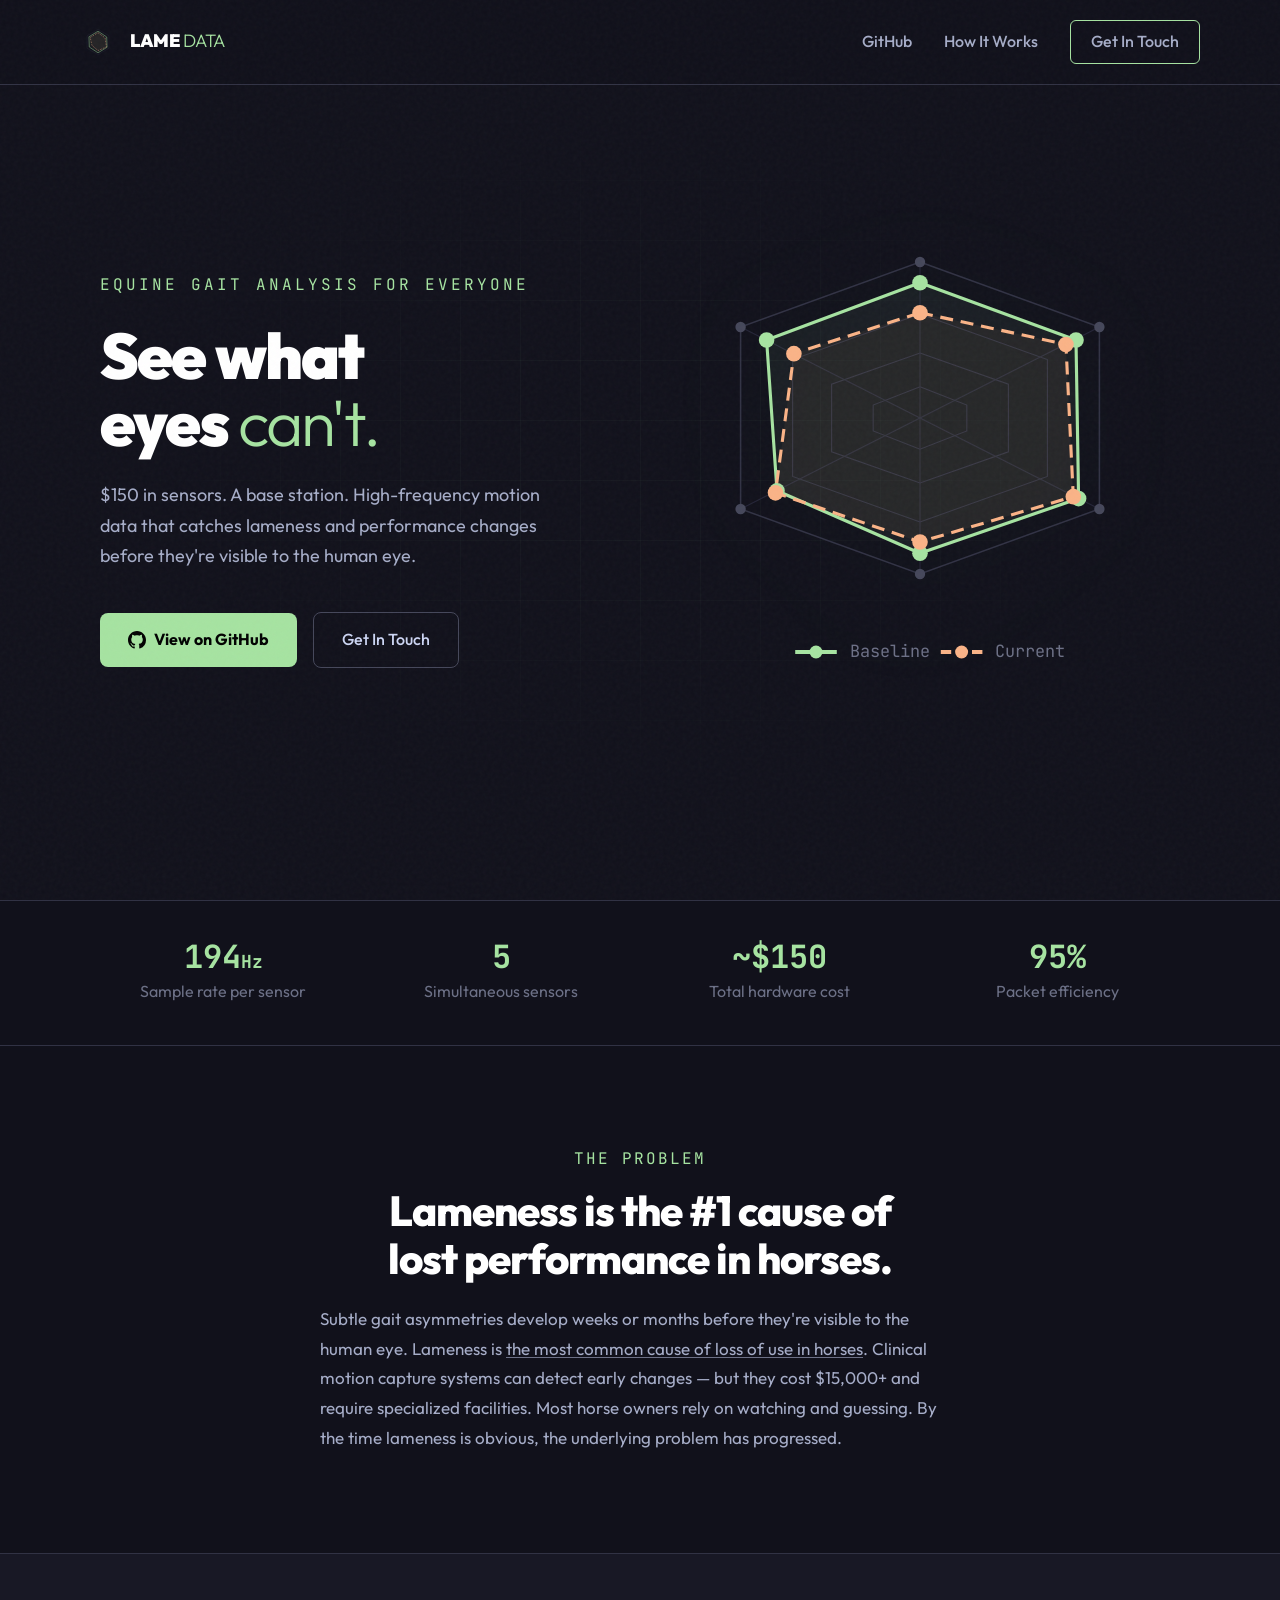
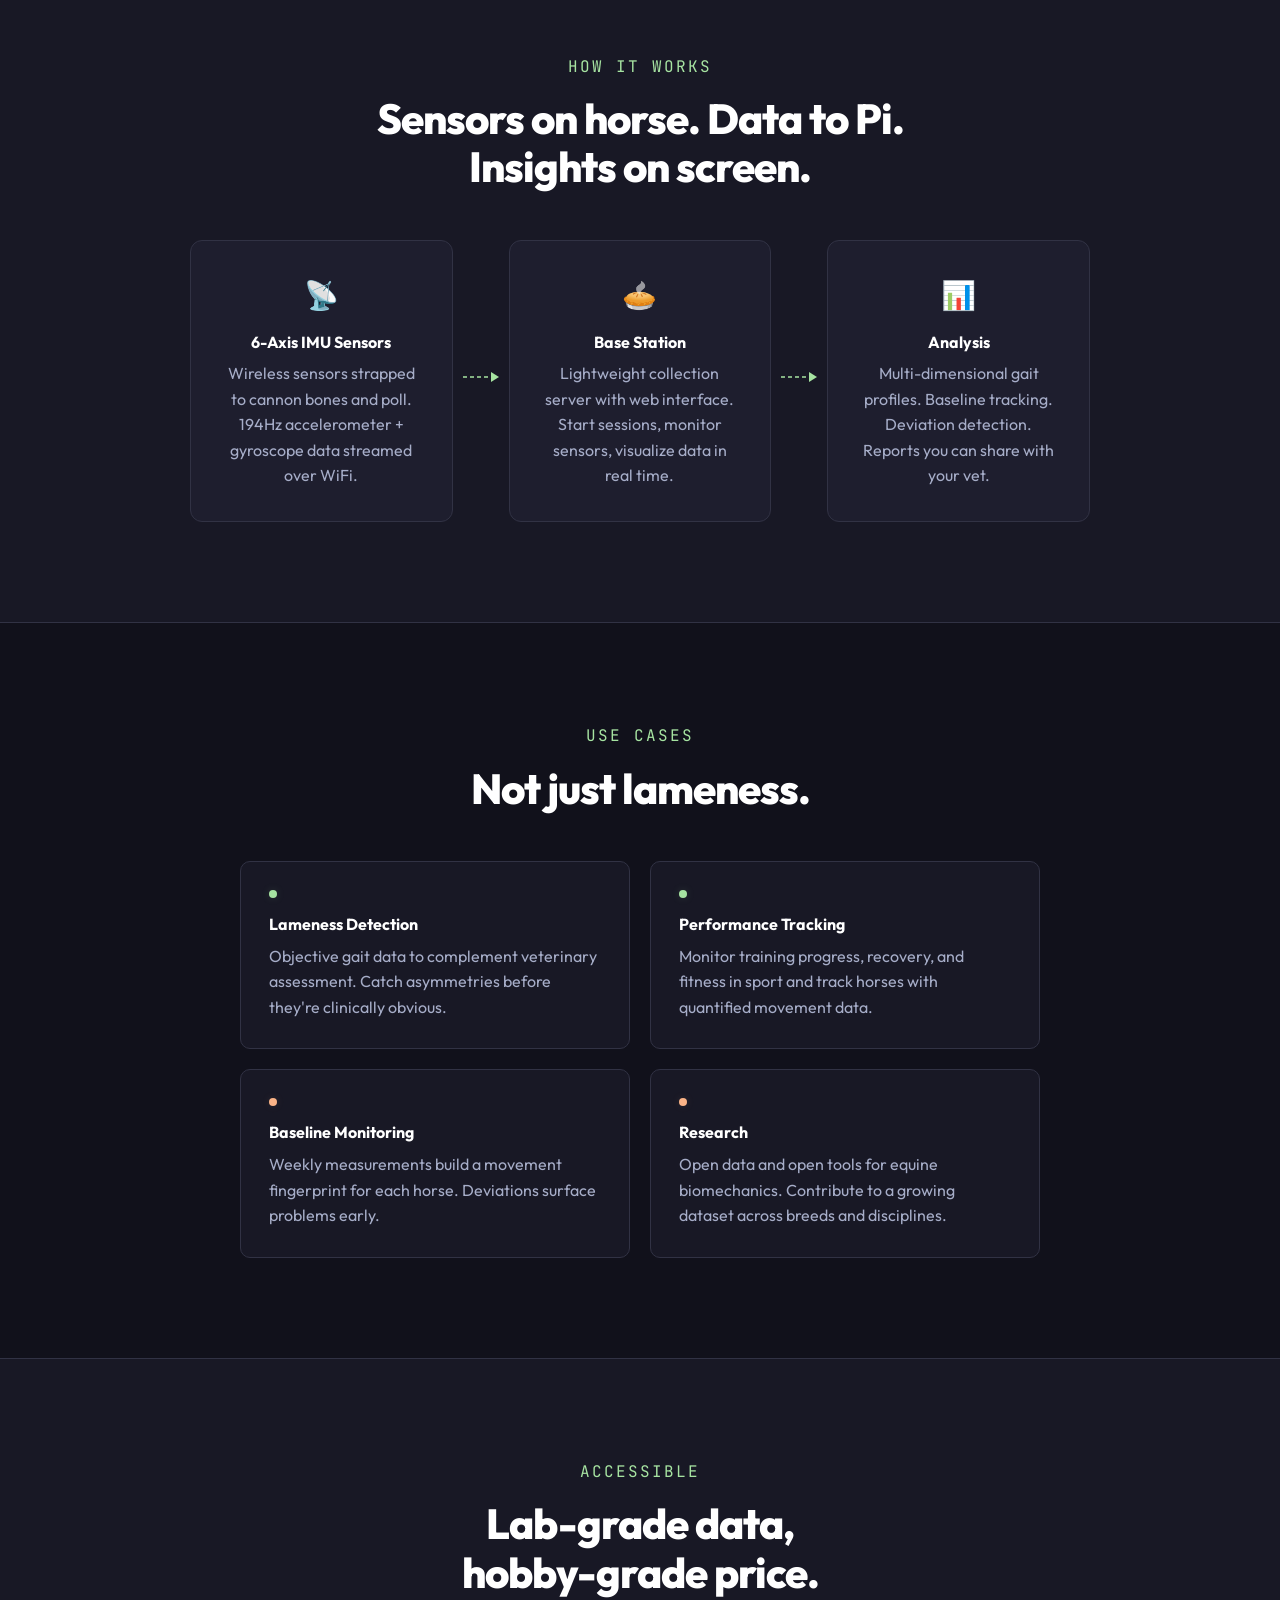
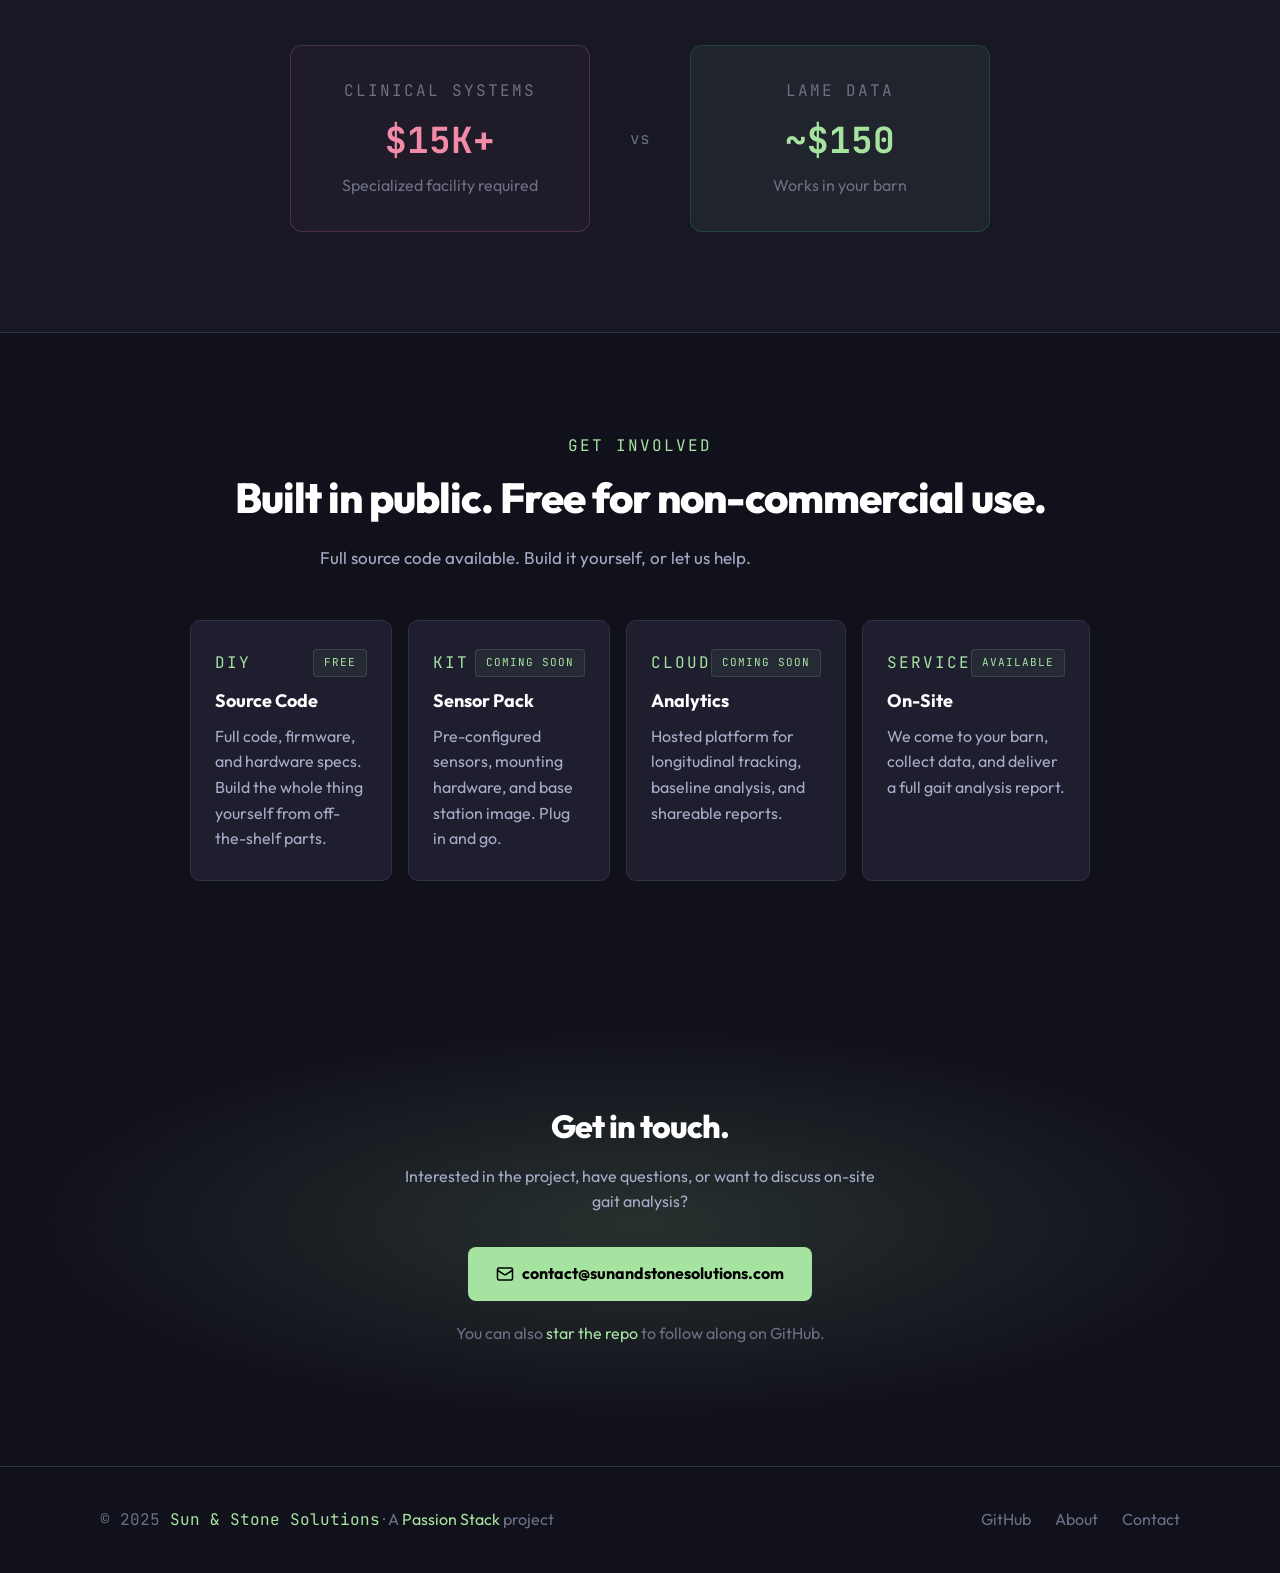
<file: docs/index.html>
<!DOCTYPE html>
<html lang="en">
<head>
<meta charset="UTF-8">
<meta name="viewport" content="width=device-width, initial-scale=1.0">
<title>Lame Data — Equine Gait Analytics</title>
<meta name="description" content="Low-cost IMU-based system for detecting lameness, tracking performance, and building baseline movement profiles for horses.">
<link rel="icon" type="image/svg+xml" href="assets/favicon.svg">
<link rel="icon" type="image/x-icon" href="assets/favicon.ico">
<link rel="preconnect" href="https://fonts.googleapis.com">
<link href="https://fonts.googleapis.com/css2?family=Outfit:wght@300;400;500;600;700;800;900&family=JetBrains+Mono:wght@400;500;700&display=swap" rel="stylesheet">
<style>
/* ============================================
   LAME DATA — Landing Page
   Aesthetic: Industrial data visualization
   Dark, precise, alive with subtle motion
   ============================================ */

:root {
  /* Catpuccin Mocha */
  --green: #a6e3a1;
  --green-dim: #94d89a;
  --green-glow: rgba(166, 227, 161, 0.15);
  --green-faint: rgba(166, 227, 161, 0.06);
  --amber: #fab387;
  --amber-dim: rgba(250, 179, 135, 0.6);
  --amber-glow: rgba(250, 179, 135, 0.12);
  --red: #f38ba8;
  --bg: #11111b;
  --bg-raised: #181825;
  --bg-card: #1e1e2e;
  --border: #313244;
  --border-light: #45475a;
  --text: #cdd6f4;
  --text-dim: #a6adc8;
  --text-faint: #6c7086;
}

* { margin: 0; padding: 0; box-sizing: border-box; }

html { scroll-behavior: smooth; }

body {
  background: var(--bg);
  color: var(--text);
  font-family: 'Outfit', sans-serif;
  line-height: 1.6;
  overflow-x: hidden;
  -webkit-font-smoothing: antialiased;
}

/* Noise texture overlay */
body::before {
  content: '';
  position: fixed;
  top: 0; left: 0; right: 0; bottom: 0;
  background-image: url("data:image/svg+xml,%3Csvg viewBox='0 0 256 256' xmlns='http://www.w3.org/2000/svg'%3E%3Cfilter id='noise'%3E%3CfeTurbulence type='fractalNoise' baseFrequency='0.9' numOctaves='4' stitchTiles='stitch'/%3E%3C/filter%3E%3Crect width='100%25' height='100%25' filter='url(%23noise)' opacity='0.03'/%3E%3C/svg%3E");
  pointer-events: none;
  z-index: 9999;
}

a { color: var(--green); text-decoration: none; }
a:hover { text-decoration: underline; }

.mono { font-family: 'JetBrains Mono', monospace; }

/* ============ NAV ============ */
nav {
  position: fixed;
  top: 0; left: 0; right: 0;
  z-index: 100;
  background: rgba(17, 17, 27, 0.8);
  backdrop-filter: blur(12px);
  border-bottom: 1px solid var(--border);
}
.nav-inner {
  max-width: 1200px;
  margin: 0 auto;
  padding: 20px 40px;
  display: flex;
  justify-content: space-between;
  align-items: center;
}

.nav-logo {
  display: flex;
  align-items: center;
  gap: 14px;
}
.nav-logo svg { width: 36px; height: 36px; }
.nav-logo .wordmark {
  font-weight: 900;
  font-size: 18px;
  letter-spacing: -0.5px;
  color: #fff;
}
.nav-logo .wordmark span { font-weight: 300; color: var(--green); }

.nav-links {
  display: flex;
  gap: 32px;
  align-items: center;
}
.nav-links a {
  font-size: 16px;
  font-weight: 500;
  color: var(--text-dim);
  text-decoration: none;
  transition: color 0.2s;
}
.nav-links a:hover { color: #fff; text-decoration: none; }

.btn-nav {
  padding: 8px 20px;
  border: 1px solid var(--green);
  border-radius: 6px;
  font-size: 16px;
  font-weight: 600;
  color: var(--green);
  transition: all 0.2s;
  font-family: 'Outfit', sans-serif;
  cursor: pointer;
  background: transparent;
}
.btn-nav:hover {
  background: var(--green);
  color: #000;
  text-decoration: none;
}

/* ============ HERO ============ */
.hero {
  min-height: 100vh;
  display: grid;
  grid-template-columns: 1fr 1fr;
  align-items: center;
  padding: 120px 60px 80px;
  gap: 40px;
  position: relative;
  max-width: 1200px;
  margin: 0 auto;
}

/* Subtle grid background */
.hero::before {
  content: '';
  position: absolute;
  inset: 0;
  background-image:
    linear-gradient(rgba(166, 227, 161, 0.03) 1px, transparent 1px),
    linear-gradient(90deg, rgba(166, 227, 161, 0.03) 1px, transparent 1px);
  background-size: 60px 60px;
  mask-image: radial-gradient(ellipse 70% 60% at 50% 50%, black 20%, transparent 70%);
}

.hero-text {
  position: relative;
  z-index: 2;
  max-width: 560px;
}

.hero-tag {
  font-family: 'JetBrains Mono', monospace;
  font-size: 16px;
  letter-spacing: 3px;
  text-transform: uppercase;
  color: var(--green);
  margin-bottom: 24px;
  opacity: 0;
  animation: fadeUp 0.6s ease forwards 0.2s;
}

.hero-title {
  font-size: clamp(42px, 5vw, 64px);
  font-weight: 900;
  line-height: 1.05;
  letter-spacing: -2px;
  color: #fff;
  margin-bottom: 24px;
  opacity: 0;
  animation: fadeUp 0.6s ease forwards 0.4s;
}
.hero-title .accent { color: var(--green); font-weight: 300; }

.hero-sub {
  font-size: 18px;
  font-weight: 400;
  color: var(--text-dim);
  line-height: 1.7;
  margin-bottom: 40px;
  max-width: 480px;
  opacity: 0;
  animation: fadeUp 0.6s ease forwards 0.6s;
}

.hero-actions {
  display: flex;
  gap: 16px;
  align-items: center;
  opacity: 0;
  animation: fadeUp 0.6s ease forwards 0.8s;
}

.btn-primary {
  display: inline-flex;
  align-items: center;
  gap: 8px;
  padding: 14px 28px;
  background: var(--green);
  color: #000;
  font-family: 'Outfit', sans-serif;
  font-size: 16px;
  font-weight: 700;
  border: none;
  border-radius: 8px;
  cursor: pointer;
  transition: all 0.2s;
  text-decoration: none;
}
.btn-primary:hover { background: #b5e8b1; transform: translateY(-1px); text-decoration: none; }

.btn-secondary {
  display: inline-flex;
  align-items: center;
  gap: 8px;
  padding: 14px 28px;
  background: transparent;
  color: var(--text);
  font-family: 'Outfit', sans-serif;
  font-size: 16px;
  font-weight: 500;
  border: 1px solid var(--border-light);
  border-radius: 8px;
  cursor: pointer;
  transition: all 0.2s;
  text-decoration: none;
}
.btn-secondary:hover { border-color: var(--text-dim); text-decoration: none; }

/* Hero radar chart */
.hero-radar {
  position: relative;
  z-index: 2;
  display: flex;
  align-items: center;
  justify-content: center;
  opacity: 0;
  animation: fadeIn 1s ease forwards 0.5s;
}

.hero-radar svg {
  width: 100%;
  max-width: 520px;
  filter: drop-shadow(0 0 60px rgba(166, 227, 161, 0.08));
}

.radar-grid { fill: none; stroke: #313244; stroke-width: 0.5; }
.radar-grid-mid { fill: none; stroke: #2a2a3e; stroke-width: 0.4; }
.radar-ax { stroke: #252538; stroke-width: 0.4; }
.radar-ax-dot { fill: #45475a; }

.series-healthy {
  fill: rgba(166, 227, 161, 0.06);
  stroke: var(--green);
  stroke-width: 1.2;
  stroke-linejoin: round;
}
.series-deviation {
  fill: rgba(250, 179, 135, 0.05);
  stroke: var(--amber);
  stroke-width: 1.2;
  stroke-linejoin: round;
  stroke-dasharray: 5 3;
}
.dot-healthy { fill: var(--green); }
.dot-deviation { fill: var(--amber); }

/* ============ STATS BAR ============ */
.stats-bar-wrap {
  border-top: 1px solid var(--border);
  border-bottom: 1px solid var(--border);
}
.stats-bar {
  padding: 40px 60px;
  display: grid;
  grid-template-columns: repeat(4, 1fr);
  gap: 32px;
  max-width: 1200px;
  margin: 0 auto;
}

.stat {
  text-align: center;
}
.stat-value {
  font-family: 'JetBrains Mono', monospace;
  font-size: 32px;
  font-weight: 700;
  color: var(--green);
  line-height: 1;
}
.stat-label {
  font-size: 16px;
  color: var(--text-faint);
  margin-top: 6px;
}

/* ============ PROBLEM / SOLUTION ============ */
.section {
  padding: 100px 60px;
  max-width: 1200px;
  margin: 0 auto;
  text-align: center;
}

.section-tag {
  font-family: 'JetBrains Mono', monospace;
  font-size: 16px;
  letter-spacing: 2px;
  text-transform: uppercase;
  color: var(--green);
  margin-bottom: 16px;
}

.section-title {
  font-size: clamp(28px, 3.5vw, 42px);
  font-weight: 800;
  letter-spacing: -1px;
  color: #fff;
  margin-bottom: 20px;
  line-height: 1.15;
}

.section-body {
  font-size: 17px;
  color: var(--text-dim);
  max-width: 640px;
  margin-left: auto;
  margin-right: auto;
  line-height: 1.75;
  text-align: left;
}

.section-body a {
  color: var(--text-dim);
  text-decoration: underline;
  text-decoration-color: var(--text-faint);
  text-underline-offset: 2px;
}
.section-body a:hover {
  color: var(--text);
}

/* How it works — the data flow */
.flow-section-wrap {
  background: var(--bg-raised);
  border-top: 1px solid var(--border);
  border-bottom: 1px solid var(--border);
}
.flow-section {
  padding: 100px 60px;
  max-width: 1200px;
  margin: 0 auto;
  text-align: center;
}

.flow-grid {
  display: grid;
  grid-template-columns: 1fr auto 1fr auto 1fr;
  gap: 0;
  align-items: center;
  margin: 48px auto 0;
  max-width: 900px;
  text-align: center;
}

.flow-card {
  background: var(--bg-card);
  border: 1px solid var(--border);
  border-radius: 12px;
  padding: 32px 28px;
  text-align: center;
}
.flow-card-icon {
  font-size: 28px;
  margin-bottom: 12px;
}
.flow-card-title {
  font-weight: 700;
  font-size: 16px;
  color: #fff;
  margin-bottom: 6px;
}
.flow-card-desc {
  font-size: 16px;
  color: var(--text-dim);
  line-height: 1.6;
}

.flow-arrow {
  text-align: center;
  padding: 0 8px;
}
.flow-arrow svg { width: 40px; height: 20px; }
.flow-arrow-line { stroke: var(--green); stroke-width: 1.5; fill: none; stroke-dasharray: 4 3; }
.flow-arrow-head { fill: var(--green); }

/* ============ USE CASES ============ */
.cases-grid {
  display: grid;
  grid-template-columns: 1fr 1fr;
  gap: 20px;
  margin: 48px auto 0;
  max-width: 800px;
  text-align: left;
}

.case-card {
  border: 1px solid var(--border);
  border-radius: 10px;
  padding: 28px;
  background: var(--bg-raised);
  transition: border-color 0.3s;
}
.case-card:hover { border-color: var(--border-light); }

.case-indicator {
  width: 8px;
  height: 8px;
  border-radius: 50%;
  margin-bottom: 14px;
}
.case-indicator.green { background: var(--green); box-shadow: 0 0 8px var(--green-glow); }
.case-indicator.amber { background: var(--amber); box-shadow: 0 0 8px var(--amber-glow); }

.case-title {
  font-weight: 700;
  font-size: 16px;
  color: #fff;
  margin-bottom: 6px;
}
.case-desc {
  font-size: 16px;
  color: var(--text-dim);
  line-height: 1.6;
}

/* ============ COST COMPARISON ============ */
.cost-section-wrap {
  background: var(--bg-raised);
  border-top: 1px solid var(--border);
  border-bottom: 1px solid var(--border);
}
.cost-section {
  padding: 100px 60px;
  max-width: 1200px;
  margin: 0 auto;
  text-align: center;
}

.cost-compare {
  display: grid;
  grid-template-columns: 1fr auto 1fr;
  gap: 40px;
  align-items: center;
  margin: 48px auto 0;
  max-width: 700px;
}

.cost-box {
  padding: 32px;
  border-radius: 12px;
  text-align: center;
}
.cost-box.theirs {
  border: 1px solid rgba(243, 139, 168, 0.2);
  background: rgba(243, 139, 168, 0.03);
}
.cost-box.ours {
  border: 1px solid rgba(34, 197, 94, 0.2);
  background: rgba(166, 227, 161, 0.06);
}
.cost-box-label {
  font-family: 'JetBrains Mono', monospace;
  font-size: 16px;
  letter-spacing: 2px;
  text-transform: uppercase;
  color: var(--text-faint);
  margin-bottom: 8px;
}
.cost-box-price {
  font-family: 'JetBrains Mono', monospace;
  font-size: 36px;
  font-weight: 700;
}
.cost-box.theirs .cost-box-price { color: var(--red); }
.cost-box.ours .cost-box-price { color: var(--green); }
.cost-box-note {
  font-size: 16px;
  color: var(--text-faint);
  margin-top: 4px;
}
.cost-vs {
  font-family: 'JetBrains Mono', monospace;
  font-size: 16px;
  color: var(--text-faint);
  text-align: center;
}

/* ============ TIERS ============ */
.tiers-grid {
  display: grid;
  grid-template-columns: repeat(4, 1fr);
  gap: 16px;
  margin: 48px auto 0;
  max-width: 900px;
  text-align: left;
}

.tier {
  border: 1px solid var(--border);
  border-radius: 10px;
  padding: 28px 24px;
  background: var(--bg-card);
  transition: border-color 0.3s;
}
.tier:hover { border-color: var(--border-light); }

.tier-header {
  display: flex;
  justify-content: space-between;
  align-items: center;
  margin-bottom: 10px;
}
.tier-name {
  font-family: 'JetBrains Mono', monospace;
  font-size: 16px;
  letter-spacing: 2px;
  text-transform: uppercase;
  color: var(--green);
}
.tier-title {
  font-weight: 700;
  font-size: 18px;
  color: #fff;
  margin-bottom: 8px;
}
.tier-desc {
  font-size: 16px;
  color: var(--text-dim);
  line-height: 1.6;
}
.tier-badge {
  font-family: 'JetBrains Mono', monospace;
  font-size: 11px;
  letter-spacing: 1px;
  text-transform: uppercase;
  padding: 4px 10px;
  border-radius: 4px;
  background: rgba(166, 227, 161, 0.06);
  color: var(--green);
  border: 1px solid rgba(166, 227, 161, 0.15);
  white-space: nowrap;
  flex-shrink: 0;
}

/* ============ SIGNUP ============ */
.signup-section {
  padding: 120px 60px;
  text-align: center;
  position: relative;
  max-width: 1200px;
  margin: 0 auto;
}

.signup-section::before {
  content: '';
  position: absolute;
  inset: 0;
  background: radial-gradient(ellipse 50% 40% at 50% 50%, var(--green-glow), transparent);
  pointer-events: none;
}

.signup-content {
  position: relative;
  z-index: 2;
  max-width: 500px;
  margin: 0 auto;
}

.signup-title {
  font-size: 32px;
  font-weight: 800;
  color: #fff;
  letter-spacing: -1px;
  margin-bottom: 12px;
}

.signup-sub {
  font-size: 16px;
  color: var(--text-dim);
  margin-bottom: 32px;
}

.signup-note {
  font-size: 16px;
  color: var(--text-faint);
  margin-top: 14px;
}

/* ============ FOOTER ============ */
footer {
  border-top: 1px solid var(--border);
}
.footer-inner {
  padding: 40px 60px;
  display: flex;
  justify-content: space-between;
  align-items: center;
  max-width: 1200px;
  margin: 0 auto;
}

.footer-left {
  font-size: 16px;
  color: var(--text-faint);
}

.footer-links {
  display: flex;
  gap: 24px;
}
.footer-links a {
  font-size: 16px;
  color: var(--text-faint);
  transition: color 0.2s;
}
.footer-links a:hover { color: var(--text); text-decoration: none; }

/* ============ ANIMATIONS ============ */
@keyframes fadeUp {
  from { opacity: 0; transform: translateY(20px); }
  to { opacity: 1; transform: translateY(0); }
}
@keyframes fadeIn {
  from { opacity: 0; }
  to { opacity: 1; }
}

/* Scroll reveal */
.reveal {
  opacity: 0;
  transform: translateY(24px);
  transition: opacity 0.6s ease, transform 0.6s ease;
}
.reveal.visible {
  opacity: 1;
  transform: translateY(0);
}

/* ============ RESPONSIVE ============ */
@media (max-width: 900px) {
  .hero {
    grid-template-columns: 1fr;
    padding: 120px 28px 60px;
    min-height: auto;
  }
  .hero-radar { max-width: 360px; margin: 0 auto; }
  .hero-text { max-width: 100%; }
  .nav-inner { padding: 16px 24px; }
  .nav-links { gap: 16px; }
  .nav-links a:not(.btn-nav) { display: none; }
  .stats-bar { grid-template-columns: repeat(2, 1fr); padding: 32px 28px; }
  .section, .flow-section, .cost-section, .signup-section { padding: 60px 28px; }
  .footer-inner { padding: 32px 28px; flex-direction: column; gap: 16px; }
  .flow-grid { grid-template-columns: 1fr; gap: 16px; }
  .flow-arrow { transform: rotate(90deg); }
  .cases-grid { grid-template-columns: 1fr; }
  .cost-compare { grid-template-columns: 1fr; }
  .cost-vs { padding: 8px 0; }
  .tiers-grid { grid-template-columns: 1fr 1fr; }
  .hero-actions { flex-direction: column; align-items: flex-start; }
}

@media (max-width: 500px) {
  .tiers-grid { grid-template-columns: 1fr; }
}
</style>
</head>
<body>

<!-- NAV -->
<nav>
  <div class="nav-inner">
    <div class="nav-logo">
      <svg viewBox="0 0 100 100">
        <polygon points="50,15 80.31,32.5 80.31,67.5 50,85 19.69,67.5 19.69,32.5" style="stroke:#313244;stroke-width:0.8;fill:none;" />
        <polygon class="series-healthy" points="50,20 74.2,36 75.2,64.6 50,80 25.8,64 24.8,35.5" />
        <polygon class="series-deviation" points="50,24.1 69.7,38.6 73.6,63.7 50,73.8 33.3,59.6 28.2,37.4" />
      </svg>
      <div class="wordmark">LAME <span>DATA</span></div>
    </div>
    <div class="nav-links">
      <a href="https://github.com/wrathagom/lame-data">GitHub</a>
      <a href="#how-it-works">How It Works</a>
      <a href="#get-involved" class="btn-nav">Get In Touch</a>
    </div>
  </div>
</nav>

<!-- HERO -->
<section class="hero">
  <div class="hero-text">
    <div class="hero-tag">Equine Gait Analysis for Everyone</div>
    <h1 class="hero-title">See what<br>eyes <span class="accent">can't.</span></h1>
    <p class="hero-sub">$150 in sensors. A base station. High-frequency motion data that catches lameness and performance changes before they're visible to the human eye.</p>
    <div class="hero-actions">
      <a href="https://github.com/wrathagom/lame-data" class="btn-primary">
        <svg width="18" height="18" viewBox="0 0 24 24" fill="currentColor"><path d="M12 0C5.37 0 0 5.37 0 12c0 5.31 3.435 9.795 8.205 11.385.6.105.825-.255.825-.57 0-.285-.015-1.23-.015-2.235-3.015.555-3.795-.735-4.035-1.41-.135-.345-.72-1.41-1.23-1.695-.42-.225-1.02-.78-.015-.795.945-.015 1.62.87 1.845 1.23 1.08 1.815 2.805 1.305 3.495.99.105-.78.42-1.305.765-1.605-2.67-.3-5.46-1.335-5.46-5.925 0-1.305.465-2.385 1.23-3.225-.12-.3-.54-1.53.12-3.18 0 0 1.005-.315 3.3 1.23.96-.27 1.98-.405 3-.405s2.04.135 3 .405c2.295-1.56 3.3-1.23 3.3-1.23.66 1.65.24 2.88.12 3.18.765.84 1.23 1.905 1.23 3.225 0 4.605-2.805 5.625-5.475 5.925.435.375.81 1.095.81 2.22 0 1.605-.015 2.895-.015 3.3 0 .315.225.69.825.57A12.02 12.02 0 0024 12c0-6.63-5.37-12-12-12z"/></svg>
        View on GitHub
      </a>
      <a href="#get-involved" class="btn-secondary">Get In Touch</a>
    </div>
  </div>

  <div class="hero-radar">
    <svg viewBox="0 0 200 200">
      <!-- Outer grid hexagons -->
      <polygon class="radar-grid" points="100,20 169,45 169,115 100,140 31,115 31,45" style="stroke:#313244;stroke-width:0.6;fill:none;" />
      <polygon class="radar-grid-mid" points="100,40 149,57.5 149,102.5 100,120 51,102.5 51,57.5" />
      <polygon class="radar-grid-mid" points="100,55 134,67 134,93 100,105 66,93 66,67" />
      <polygon class="radar-grid-mid" points="100,68 118,75 118,85 100,92 82,85 82,75" />

      <!-- Axes -->
      <line class="radar-ax" x1="100" y1="80" x2="100" y2="20" />
      <line class="radar-ax" x1="100" y1="80" x2="169" y2="45" />
      <line class="radar-ax" x1="100" y1="80" x2="169" y2="115" />
      <line class="radar-ax" x1="100" y1="80" x2="100" y2="140" />
      <line class="radar-ax" x1="100" y1="80" x2="31" y2="115" />
      <line class="radar-ax" x1="100" y1="80" x2="31" y2="45" />

      <!-- Axis endpoint dots -->
      <circle class="radar-ax-dot" cx="100" cy="20" r="2" />
      <circle class="radar-ax-dot" cx="169" cy="45" r="2" />
      <circle class="radar-ax-dot" cx="169" cy="115" r="2" />
      <circle class="radar-ax-dot" cx="100" cy="140" r="2" />
      <circle class="radar-ax-dot" cx="31" cy="115" r="2" />
      <circle class="radar-ax-dot" cx="31" cy="45" r="2" />

      <!-- Series A: Baseline (green, solid, static) -->
      <polygon class="series-healthy" points="100,28 160,50 161,111 100,132 45,108 41,50" />
      <circle class="dot-healthy" cx="100" cy="28" r="3" />
      <circle class="dot-healthy" cx="160" cy="50" r="3" />
      <circle class="dot-healthy" cx="161" cy="111" r="3" />
      <circle class="dot-healthy" cx="100" cy="132" r="3" />
      <circle class="dot-healthy" cx="45" cy="108" r="3" />
      <circle class="dot-healthy" cx="41" cy="50" r="3" />

      <!-- Series B: Current (amber, dashed) — asymmetric deviation, on-axis -->
      <!-- State A t=[.77,.75,.93,.73,.90,.63]  State B t=[.57,.88,.77,.87,.70,.80] -->
      <polygon class="series-deviation" points="100,34 152,54 164,113 100,124 38,112 57,58">
        <animate attributeName="points" dur="8s" repeatCount="indefinite" values="
          100,34 152,54 164,113 100,124 38,112 57,58;
          100,46 161,49 153,107 100,132 52,105 45,52;
          100,34 152,54 164,113 100,124 38,112 57,58
        " />
      </polygon>
      <circle class="dot-deviation" cx="100" cy="34" r="3"><animate attributeName="cy" dur="8s" repeatCount="indefinite" values="34;46;34" /></circle>
      <circle class="dot-deviation" cx="152" cy="54" r="3"><animate attributeName="cx" dur="8s" repeatCount="indefinite" values="152;161;152" /><animate attributeName="cy" dur="8s" repeatCount="indefinite" values="54;49;54" /></circle>
      <circle class="dot-deviation" cx="164" cy="113" r="3"><animate attributeName="cx" dur="8s" repeatCount="indefinite" values="164;153;164" /><animate attributeName="cy" dur="8s" repeatCount="indefinite" values="113;107;113" /></circle>
      <circle class="dot-deviation" cx="100" cy="124" r="3"><animate attributeName="cy" dur="8s" repeatCount="indefinite" values="124;132;124" /></circle>
      <circle class="dot-deviation" cx="38" cy="112" r="3"><animate attributeName="cx" dur="8s" repeatCount="indefinite" values="38;52;38" /><animate attributeName="cy" dur="8s" repeatCount="indefinite" values="112;105;112" /></circle>
      <circle class="dot-deviation" cx="57" cy="58" r="3"><animate attributeName="cx" dur="8s" repeatCount="indefinite" values="57;45;57" /><animate attributeName="cy" dur="8s" repeatCount="indefinite" values="58;52;58" /></circle>

      <!-- Legend -->
      <line x1="52" y1="170" x2="68" y2="170" stroke="#a6e3a1" stroke-width="1.5" />
      <circle cx="60" cy="170" r="2.5" fill="#a6e3a1" />
      <text x="73" y="172" font-family="JetBrains Mono, monospace" font-size="6.5" fill="#6c7086">Baseline</text>
      <line x1="108" y1="170" x2="124" y2="170" stroke="#fab387" stroke-width="1.5" stroke-dasharray="4 2" />
      <circle cx="116" cy="170" r="2.5" fill="#fab387" />
      <text x="129" y="172" font-family="JetBrains Mono, monospace" font-size="6.5" fill="#6c7086">Current</text>
    </svg>
  </div>
</section>

<!-- STATS -->
<div class="stats-bar-wrap">
<div class="stats-bar">
  <div class="stat">
    <div class="stat-value">194<span style="font-size:18px">Hz</span></div>
    <div class="stat-label">Sample rate per sensor</div>
  </div>
  <div class="stat">
    <div class="stat-value">5</div>
    <div class="stat-label">Simultaneous sensors</div>
  </div>
  <div class="stat">
    <div class="stat-value">~$150</div>
    <div class="stat-label">Total hardware cost</div>
  </div>
  <div class="stat">
    <div class="stat-value">95%</div>
    <div class="stat-label">Packet efficiency</div>
  </div>
</div>
</div>

<!-- PROBLEM -->
<section class="section reveal">
  <div class="section-tag">The Problem</div>
  <h2 class="section-title">Lameness is the #1 cause of<br>lost performance in horses.</h2>
  <div class="section-body">
    Subtle gait asymmetries develop weeks or months before they're visible to the human eye. Lameness is <a href="https://www.merckvetmanual.com/musculoskeletal-system/lameness-in-horses/overview-of-lameness-in-horses" target="_blank" rel="noopener">the most common cause of loss of use in horses</a>. Clinical motion capture systems can detect early changes — but they cost $15,000+ and require specialized facilities. Most horse owners rely on watching and guessing. By the time lameness is obvious, the underlying problem has progressed.
  </div>
</section>

<!-- HOW IT WORKS -->
<div class="flow-section-wrap">
<section class="flow-section reveal" id="how-it-works">
  <div class="section-tag">How It Works</div>
  <h2 class="section-title">Sensors on horse. Data to Pi.<br>Insights on screen.</h2>
  <div class="flow-grid">
    <div class="flow-card">
      <div class="flow-card-icon">📡</div>
      <div class="flow-card-title">6-Axis IMU Sensors</div>
      <div class="flow-card-desc">Wireless sensors strapped to cannon bones and poll. 194Hz accelerometer + gyroscope data streamed over WiFi.</div>
    </div>
    <div class="flow-arrow">
      <svg viewBox="0 0 40 20"><line class="flow-arrow-line" x1="2" y1="10" x2="32" y2="10" /><polygon class="flow-arrow-head" points="30,5 38,10 30,15" /></svg>
    </div>
    <div class="flow-card">
      <div class="flow-card-icon">🥧</div>
      <div class="flow-card-title">Base Station</div>
      <div class="flow-card-desc">Lightweight collection server with web interface. Start sessions, monitor sensors, visualize data in real time.</div>
    </div>
    <div class="flow-arrow">
      <svg viewBox="0 0 40 20"><line class="flow-arrow-line" x1="2" y1="10" x2="32" y2="10" /><polygon class="flow-arrow-head" points="30,5 38,10 30,15" /></svg>
    </div>
    <div class="flow-card">
      <div class="flow-card-icon">📊</div>
      <div class="flow-card-title">Analysis</div>
      <div class="flow-card-desc">Multi-dimensional gait profiles. Baseline tracking. Deviation detection. Reports you can share with your vet.</div>
    </div>
  </div>
</section>
</div>

<!-- USE CASES -->
<section class="section reveal">
  <div class="section-tag">Use Cases</div>
  <h2 class="section-title">Not just lameness.</h2>
  <div class="cases-grid">
    <div class="case-card">
      <div class="case-indicator green"></div>
      <div class="case-title">Lameness Detection</div>
      <div class="case-desc">Objective gait data to complement veterinary assessment. Catch asymmetries before they're clinically obvious.</div>
    </div>
    <div class="case-card">
      <div class="case-indicator green"></div>
      <div class="case-title">Performance Tracking</div>
      <div class="case-desc">Monitor training progress, recovery, and fitness in sport and track horses with quantified movement data.</div>
    </div>
    <div class="case-card">
      <div class="case-indicator amber"></div>
      <div class="case-title">Baseline Monitoring</div>
      <div class="case-desc">Weekly measurements build a movement fingerprint for each horse. Deviations surface problems early.</div>
    </div>
    <div class="case-card">
      <div class="case-indicator amber"></div>
      <div class="case-title">Research</div>
      <div class="case-desc">Open data and open tools for equine biomechanics. Contribute to a growing dataset across breeds and disciplines.</div>
    </div>
  </div>
</section>

<!-- COST -->
<div class="cost-section-wrap">
<section class="cost-section reveal">
  <div class="section-tag">Accessible</div>
  <h2 class="section-title">Lab-grade data,<br>hobby-grade price.</h2>
  <div class="cost-compare">
    <div class="cost-box theirs">
      <div class="cost-box-label">Clinical Systems</div>
      <div class="cost-box-price">$15K+</div>
      <div class="cost-box-note">Specialized facility required</div>
    </div>
    <div class="cost-vs">vs</div>
    <div class="cost-box ours">
      <div class="cost-box-label">Lame Data</div>
      <div class="cost-box-price">~$150</div>
      <div class="cost-box-note">Works in your barn</div>
    </div>
  </div>
</section>
</div>

<!-- TIERS -->
<section class="section reveal">
  <div class="section-tag">Get Involved</div>
  <h2 class="section-title">Built in public. Free for non-commercial use.</h2>
  <div class="section-body" style="margin-bottom: 8px;">Full source code available. Build it yourself, or let us help.</div>
  <div class="tiers-grid">
    <div class="tier">
      <div class="tier-header"><div class="tier-name">DIY</div><div class="tier-badge">Free</div></div>
      <div class="tier-title"><a href="https://github.com/wrathagom/lame-data" style="color:inherit;text-decoration:none;">Source Code</a></div>
      <div class="tier-desc">Full code, firmware, and hardware specs. Build the whole thing yourself from off-the-shelf parts.</div>
    </div>
    <div class="tier">
      <div class="tier-header"><div class="tier-name">Kit</div><div class="tier-badge">Coming Soon</div></div>
      <div class="tier-title">Sensor Pack</div>
      <div class="tier-desc">Pre-configured sensors, mounting hardware, and base station image. Plug in and go.</div>
    </div>
    <div class="tier">
      <div class="tier-header"><div class="tier-name">Cloud</div><div class="tier-badge">Coming Soon</div></div>
      <div class="tier-title">Analytics</div>
      <div class="tier-desc">Hosted platform for longitudinal tracking, baseline analysis, and shareable reports.</div>
    </div>
    <div class="tier">
      <div class="tier-header"><div class="tier-name">Service</div><div class="tier-badge">Available</div></div>
      <div class="tier-title">On-Site</div>
      <div class="tier-desc">We come to your barn, collect data, and deliver a full gait analysis report.</div>
    </div>
  </div>
</section>

<!-- CONTACT -->
<section class="signup-section" id="get-involved">
  <div class="signup-content reveal">
    <h2 class="signup-title">Get in touch.</h2>
    <p class="signup-sub">Interested in the project, have questions, or want to discuss on-site gait analysis?</p>
    <a href="mailto:contact@sunandstonesolutions.com" class="btn-primary" style="display:inline-flex;">
      <svg width="18" height="18" viewBox="0 0 24 24" fill="none" stroke="currentColor" stroke-width="2" stroke-linecap="round" stroke-linejoin="round"><rect x="2" y="4" width="20" height="16" rx="2"/><path d="m22 7-8.97 5.7a1.94 1.94 0 0 1-2.06 0L2 7"/></svg>
      contact@sunandstonesolutions.com
    </a>
    <div class="signup-note" style="margin-top:20px;">You can also <a href="https://github.com/wrathagom/lame-data">star the repo</a> to follow along on GitHub.</div>
  </div>
</section>

<!-- FOOTER -->
<footer>
<div class="footer-inner">
  <div class="footer-left">
    <span class="mono">© 2025 <a href="https://sunandstonesolutions.com">Sun & Stone Solutions</a></span> · A <a href="https://calebmkeller.com/blog/welcome-to-the-builder-economy">Passion Stack</a> project
  </div>
  <div class="footer-links">
    <a href="https://github.com/wrathagom/lame-data">GitHub</a>
    <a href="https://calebmkeller.com">About</a>
    <a href="mailto:contact@sunandstonesolutions.com">Contact</a>
  </div>
</div>
</footer>

<!-- Scroll reveal script -->
<script>
const reveals = document.querySelectorAll('.reveal');
const observer = new IntersectionObserver((entries) => {
  entries.forEach(entry => {
    if (entry.isIntersecting) {
      entry.target.classList.add('visible');
    }
  });
}, { threshold: 0.15 });
reveals.forEach(el => observer.observe(el));
</script>

</body>
</html>
</file>
